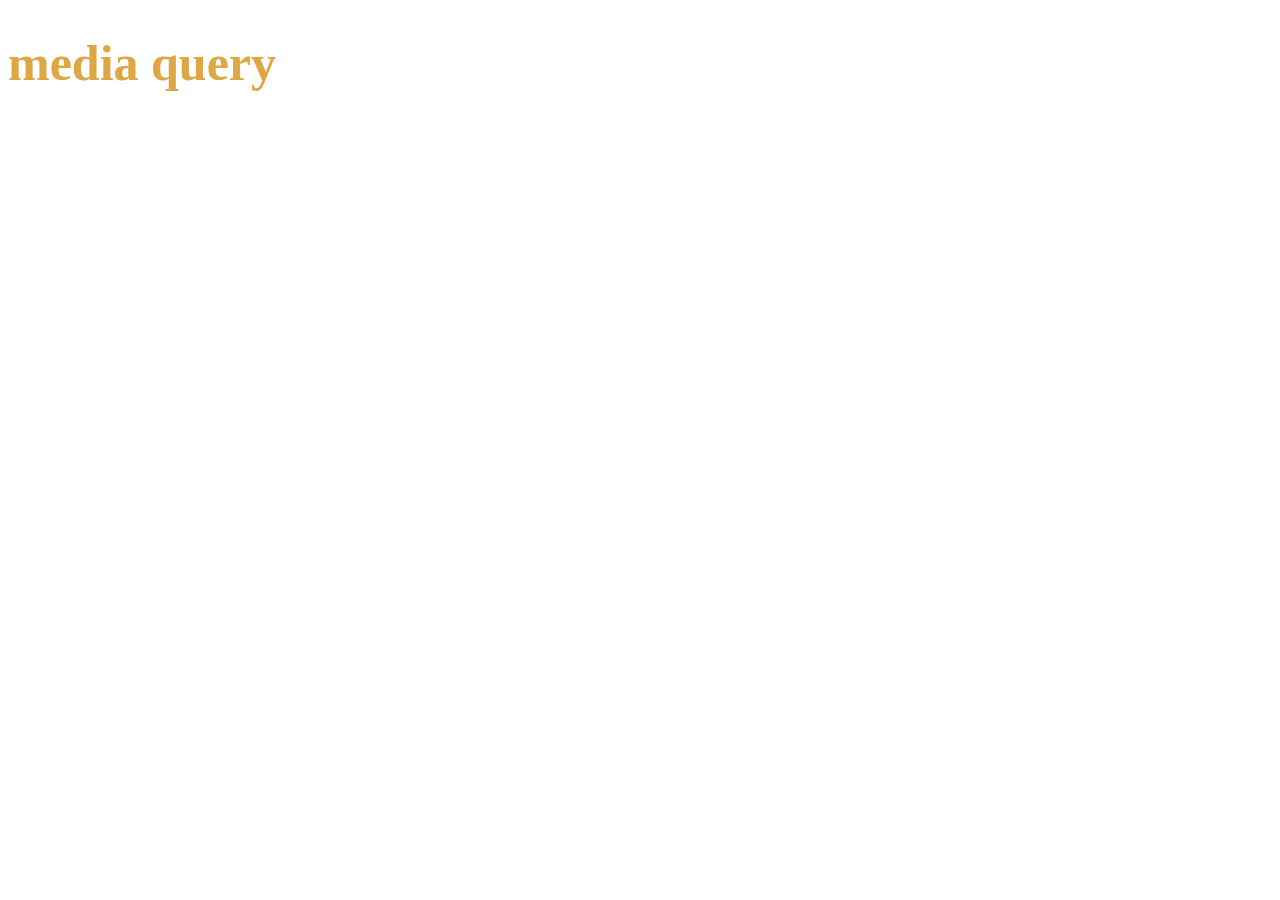
<file: index.html>
<!DOCTYPE html>
<html lang="en">
<head>
    <meta charset="UTF-8">
    <meta name="viewport" content="width=device-width, initial-scale=1.0">
    <link rel="stylesheet" href="layout.css">
    <title>Document</title>
</head>
<body>
    <h1>media query</h1>
</body>
</html>
</file>
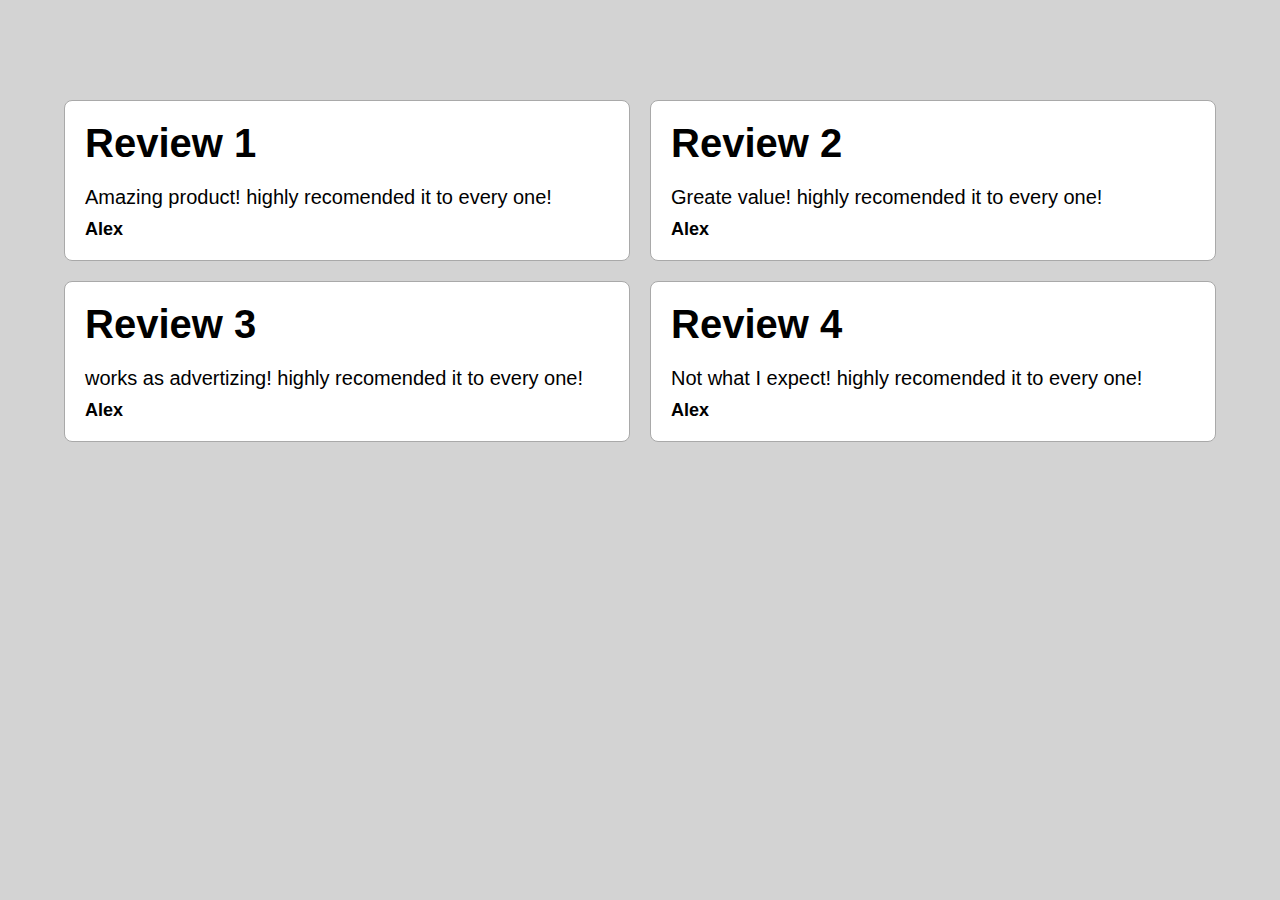
<file: index1.html>
<!DOCTYPE html>
<html lang="en">

<head>
    <meta charset="UTF-8">
    <meta name="viewport" content="width=device-width, initial-scale=1.0">
    <link rel="stylesheet" href="layout2.css">
    <title>Document</title>
</head>

<body>
    <div class="main-container">
        <div class="reviews-grid">
            <div class="review-card">
                <h3 class="review-heading">Review 1</h3>
                <p class="review-text">Amazing product! highly recomended it to every one!</p>
                <p class="review-person">Alex</p>
            </div>

            <div class="review-card">
                <h3 class="review-heading">Review 2</h3>
                <p class="review-text">Greate value! highly recomended it to every one!</p>
                <p class="review-person">Alex</p>
            </div>

            <div class="review-card">
                <h3 class="review-heading">Review 3</h3>
                <p class="review-text">works as advertizing! highly recomended it to every one!</p>
                <p class="review-person">Alex</p>
            </div>

            <div class="review-card">
                <h3 class="review-heading">Review 4</h3>
                <p class="review-text">Not what I expect! highly recomended it to every one!</p>
                <p class="review-person">Alex</p>
            </div>
        </div>
    </div>
</body>

</html>
</file>
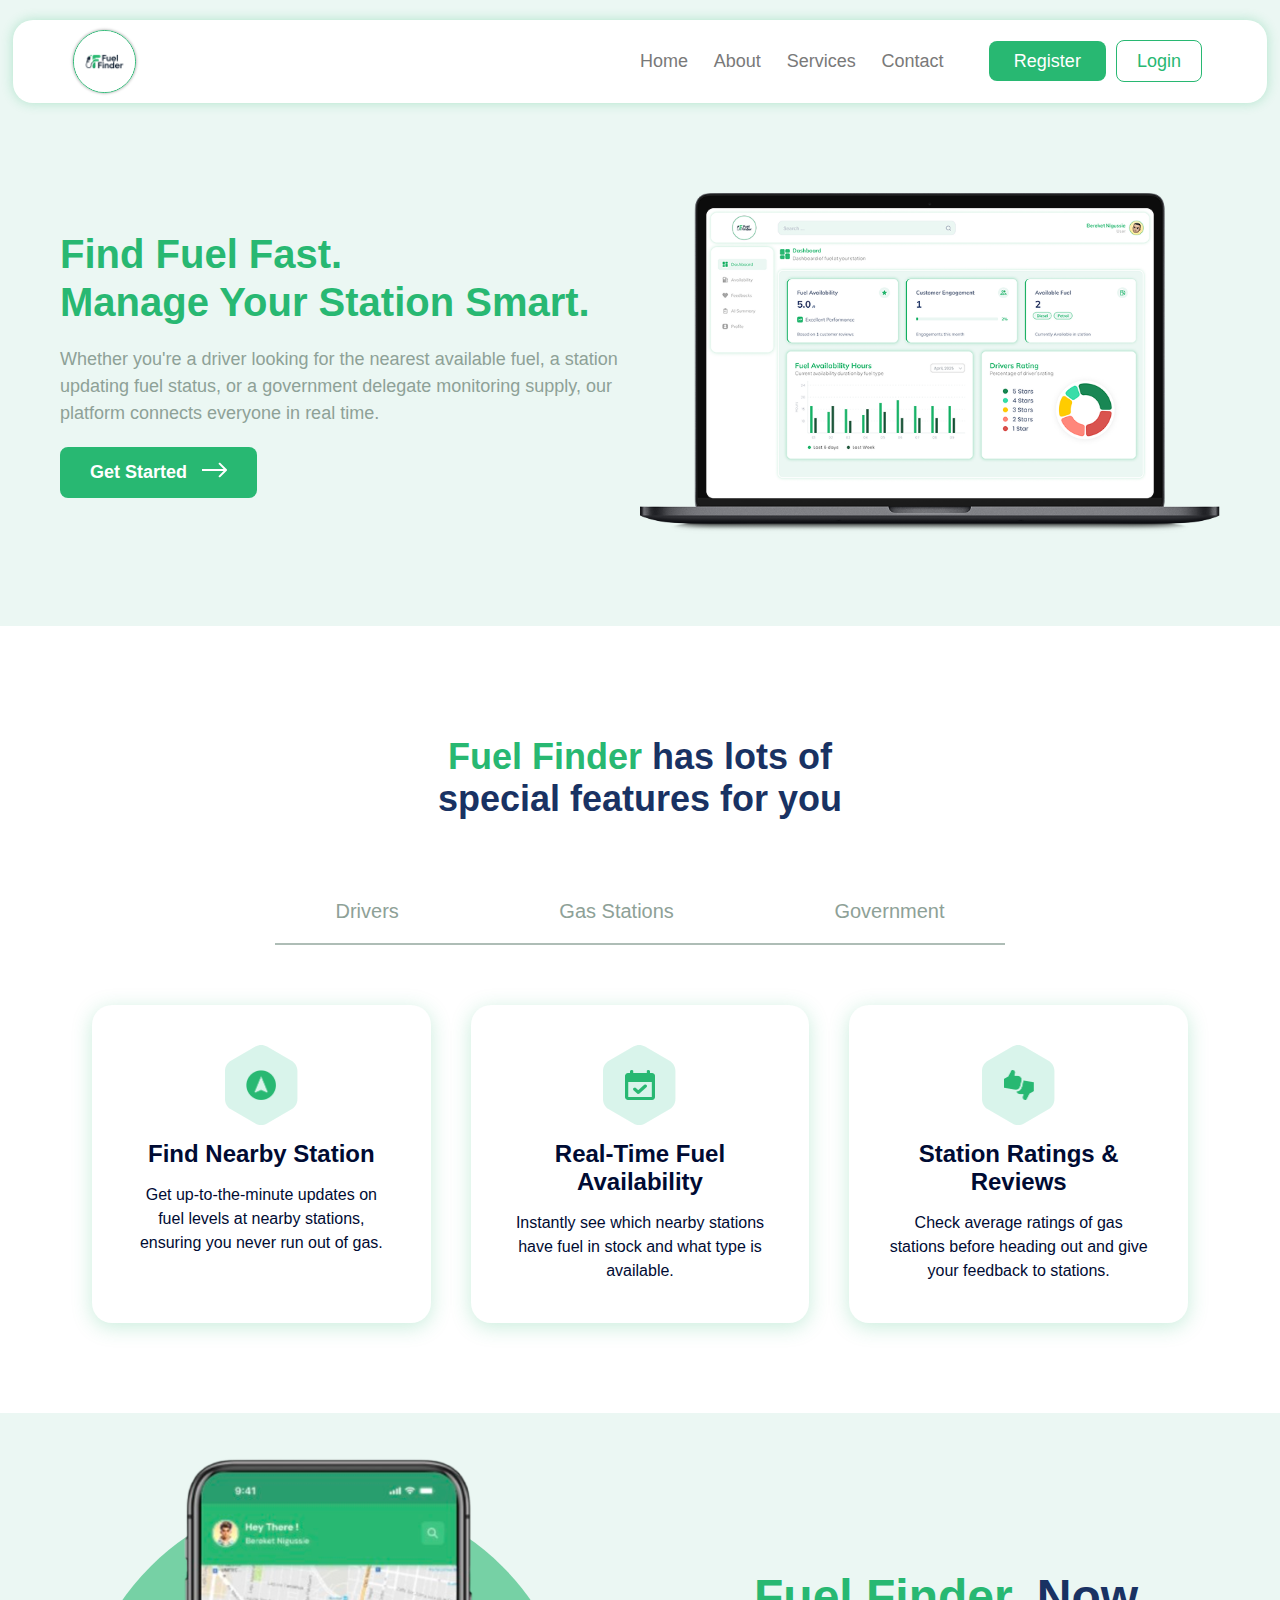
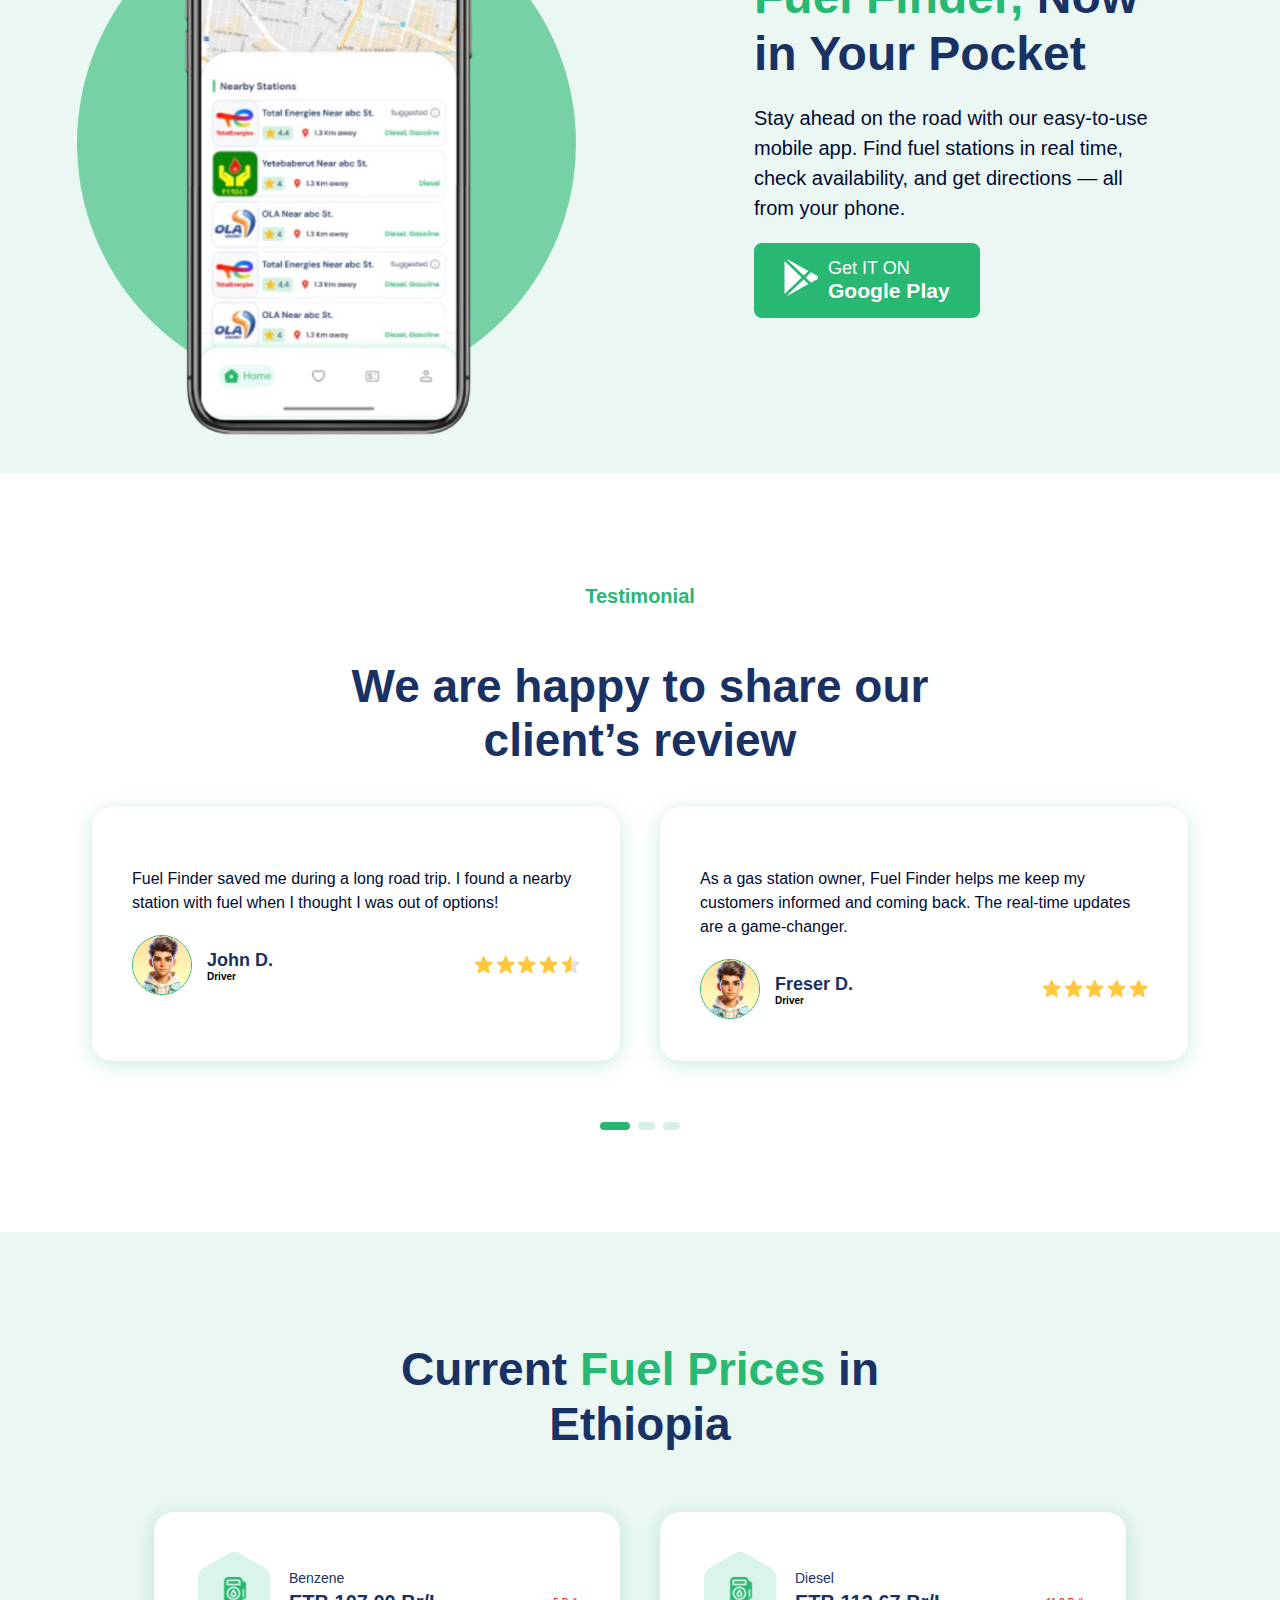
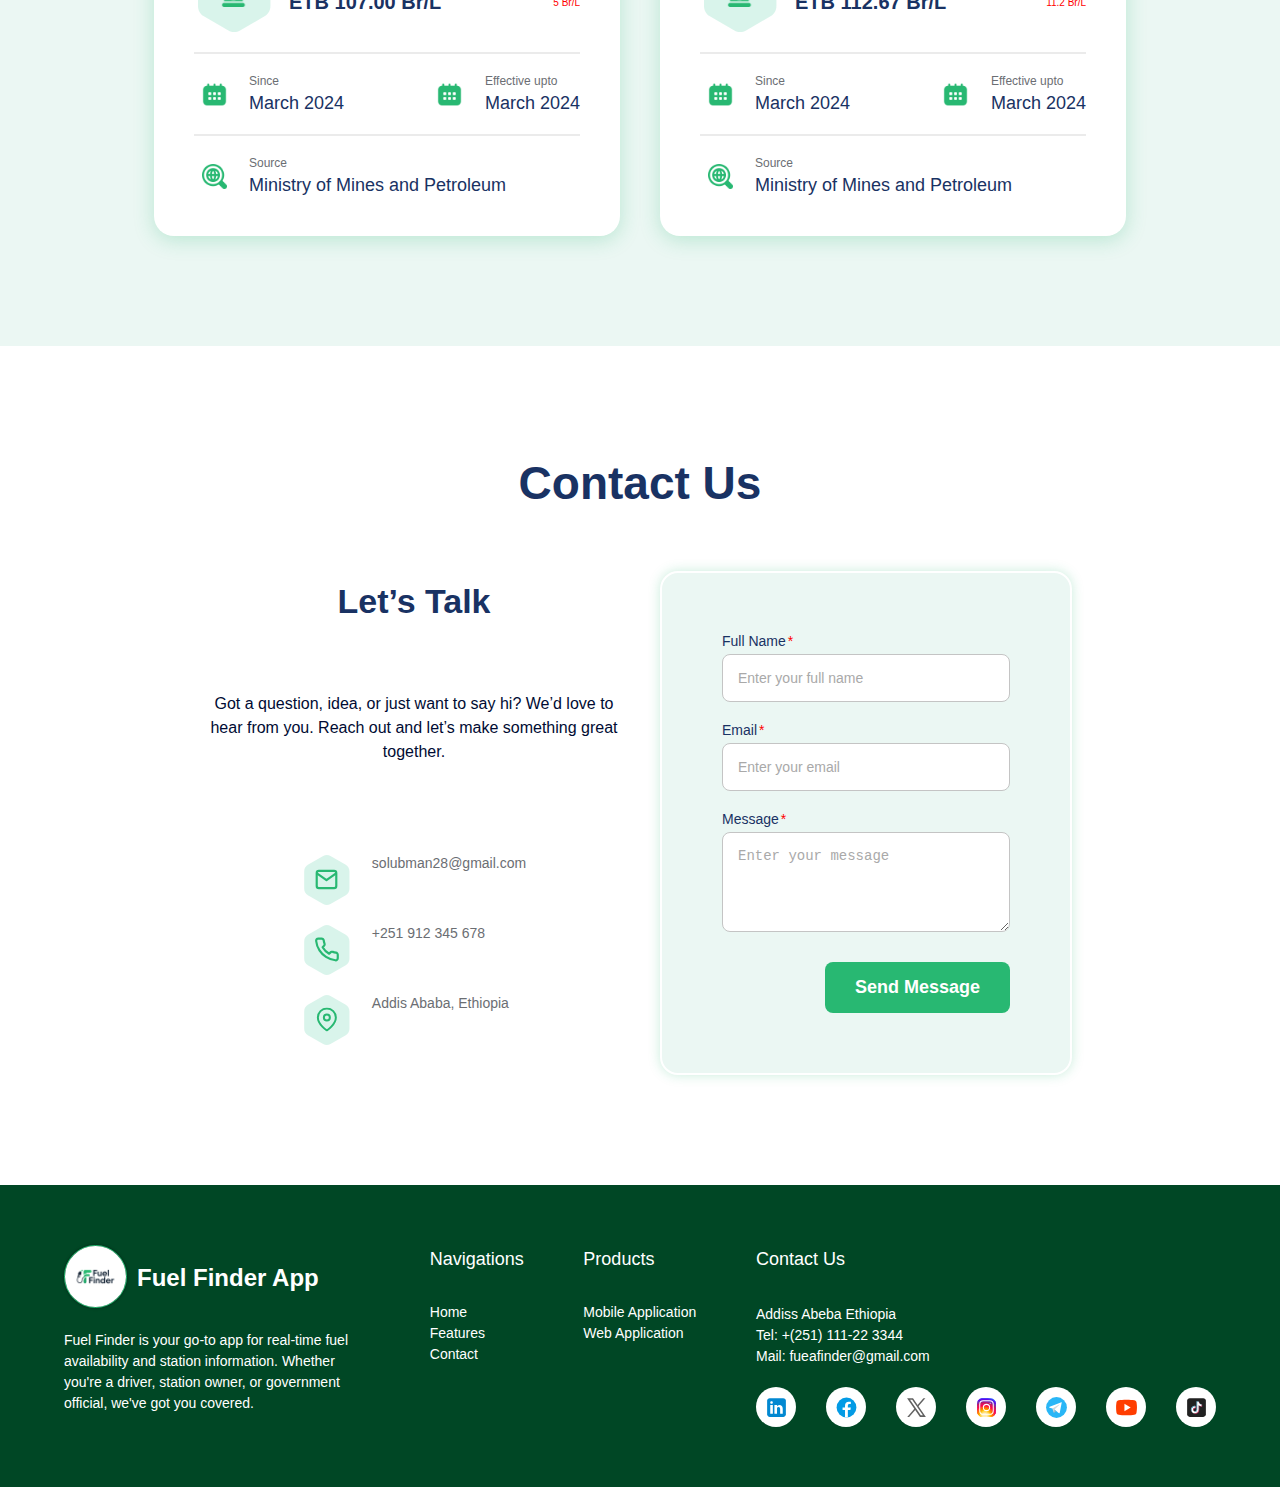
<file: fuelfinder/landing.html>
<!DOCTYPE html>
<html lang="en">

<head>
    <meta charset="UTF-8">
    <meta name="viewport" content="width=device-width, initial-scale=1.0">
    <link rel="stylesheet" href="./styles/landing.css">
    <title>landing-page</title>
</head>

<body>
    <header class="header">
        <div class="container">
            <!-- Left: Logo -->
            <div class="logo">
                <img src="images/logo.png" alt="Logo">
            </div>

            <!-- Right: Navigation Links -->
            <nav class="nav">
                <ul class="nav__list">
                    <li><a href="#home" class="nav__link">Home</a></li>
                    <li><a href="#about" class="nav__link">About</a></li>
                    <li><a href="#services" class="nav__link">Services</a></li>
                    <li><a href="#contact" class="nav__link">Contact</a></li>
                </ul>
                <ul class="nav__list--right">
                    <li><a href="#signup" class="nav__link nav__link-register-button">Register</a></li>
                    <li><a href="#login" class="nav__link nav__link-login-button">Login</a></li>
                </ul>
            </nav>
        </div>
    </header>
    <section class="hero">
        <div class="container hero__container">
            <div class="hero__left">
                <h1 class="hero__title">Find Fuel Fast.<br>
                    Manage Your Station Smart.</h1>
                <p class="hero__subtitle">Whether you're a driver looking for the nearest available fuel,
                    a station updating fuel status, or a government delegate monitoring supply,
                    our platform connects everyone in real time.</p>
                <a href="#get-started" class="hero__cta-button">Get Started <span><svg width="25" height="16"
                            viewBox="0 0 25 16" fill="none" xmlns="http://www.w3.org/2000/svg">
                            <path
                                d="M24.7071 8.7071C25.0976 8.31658 25.0976 7.68342 24.7071 7.29289L18.3431 0.928931C17.9526 0.538406 17.3195 0.538406 16.9289 0.928931C16.5384 1.31946 16.5384 1.95262 16.9289 2.34314L22.5858 8L16.9289 13.6569C16.5384 14.0474 16.5384 14.6805 16.9289 15.0711C17.3195 15.4616 17.9526 15.4616 18.3431 15.0711L24.7071 8.7071ZM0 8L8.74228e-08 9L24 9L24 8L24 7L-8.74228e-08 7L0 8Z"
                                fill="white" />
                        </svg>
                    </span></a>
            </div>
            <div class="hero__right">
                <img src="images/pcc.png" alt="Hero Image" class="hero__image">
            </div>
        </div>
    </section>
    <section class="features">
        <div class="container features__container">
            <div class="features__header">
                <h2 class="features__title"><span>Fuel Finder</span> has lots of special features for you</h2>
                <ul class="features__list">
                    <li class="driver">Drivers</li>
                    <li class="gas-station">Gas Stations</li>
                    <li class="government">Government</li>
                </ul>
                <hr>
            </div>
            <div class="features__content">
                <div class="feature">
                    <div class="feature__icon">
                        <img src="images/features/nearby.png" alt="Feature 1" class="feature__image" />
                    </div>
                    <h3 class="feature__title">Find Nearby Station</h3>
                    <p class="feature__description">Get up-to-the-minute updates on fuel levels at nearby stations,
                        ensuring you never run out of gas.</p>
                </div>
                <div class="feature">
                    <div class="feature__icon">
                        <img src="images/features/calander.png" alt="Feature 2" class="feature__image">
                    </div>
                    <h3 class="feature__title">Real-Time Fuel Availability</h3>
                    <p class="feature__description">Instantly see which nearby stations have fuel in stock and what type
                        is available.</p>

                </div>
                <div class="feature">
                    <div class="feature__icon">
                        <img src="images/features/rates.png" alt="Feature 3" class="feature__image">
                    </div>
                    <h3 class="feature__title">Station Ratings & Reviews</h3>
                    <p class="feature__description">Check average ratings of gas stations before heading out and give
                        your feedback to stations.</p>
                </div>
            </div>
        </div>
    </section>
    <section class="advertisement">
        <div class="container advertisement__container">
            <div class="advertisement__icon">
                <img src="images/mobile.png" alt="Advertisement" class="advertisement__image">
            </div>

            <div class="advertisement__text">
                <h2 class="advertisement__title"><span>Fuel Finder,</span> Now in Your Pocket</h2>
                <p class="advertisement__subtitle">Stay ahead on the road with our easy-to-use mobile app. Find fuel
                    stations in real time, check availability, and get directions — all from your phone.</p>

                <a href="#appstore" class="advertisement__button advertisement__button-appstore">
                    <div class="advertisement__button-icon">
                        <svg width="34" height="37" viewBox="0 0 34 37" fill="none" xmlns="http://www.w3.org/2000/svg">
                            <path
                                d="M0.510742 2.68264V34.3153C0.510954 34.3839 0.531423 34.4509 0.569583 34.508C0.607742 34.565 0.661894 34.6095 0.725247 34.6359C0.788599 34.6623 0.858333 34.6694 0.925704 34.6563C0.993075 34.6432 1.05508 34.6105 1.10395 34.5624L17.5746 18.4998L1.10395 2.43554C1.05508 2.38735 0.993075 2.35467 0.925704 2.34159C0.858333 2.3285 0.788599 2.3356 0.725247 2.36199C0.661894 2.38838 0.607742 2.43289 0.569583 2.48993C0.531423 2.54697 0.510954 2.61401 0.510742 2.68264ZM24.4807 11.8996L3.82854 0.52148L3.81567 0.514236C3.4599 0.32106 3.12184 0.802391 3.41322 1.0825L19.6022 16.5624L24.4807 11.8996ZM3.41483 35.917C3.12184 36.1971 3.4599 36.6784 3.81728 36.4853L3.83015 36.478L24.4807 25.0999L19.6022 20.4355L3.41483 35.917ZM32.8179 16.4875L27.0507 13.3114L21.6281 18.4998L27.0507 23.6857L32.8179 20.512C34.3866 19.6451 34.3866 17.3544 32.8179 16.4875Z"
                                fill="white" />
                        </svg>
                    </div>
                    <div class="advertisement__button-text">
                        <p class="advertisement__button-subtitle">Get IT ON</p>
                        <h3 class="advertisement__button-title">Google Play</h3>
                    </div>
                </a>
            </div>
        </div>
    </section>
    <section class="testimonial">
        <div class="container testimonial__container">
            <h1 class="testimonial__header">Testimonial</h1>
            <h2 class="testimonial__title">We are happy to share our client’s review</h2>
            <div class="testimonial__content">
                <div class="testimonial__card">
                    <p class="testimonial__quote">Fuel Finder saved me during a long road trip. I found a nearby station
                        with fuel when I thought I was out of options!</p>
                    <div class="testimonial__user">
                        <div class="testimonial__user_info">
                            <div class="testimonial__image-container">
                                <img src="images/testimonial/user1.jpg" alt="" class="testimonial__user_image">
                            </div>
                            <div class="testimonial__author-details">
                                <h3 class="testimonial__author"> John D.</h3>
                                <h4>Driver</h4>
                            </div>

                        </div>
                        <div class="testimonial__user_rating" data-rating="4.5">
                            <div class="testimonial__stars"></div>
                        </div>


                    </div>
                </div>
                <div class="testimonial__card">
                    <p class="testimonial__quote">As a gas station owner, Fuel Finder helps me keep my customers
                        informed
                        and coming back. The real-time updates are a game-changer.</p>

                    <div class="testimonial__user">
                        <div class="testimonial__user_info">
                            <div class="testimonial__image-container">
                                <img src="images/testimonial/user1.jpg" alt="" class="testimonial__user_image">
                            </div>
                            <div class="testimonial__author-details">
                                <h3 class="testimonial__author"> Freser D.</h3>
                                <h4>Driver</h4>
                            </div>

                        </div>
                        <div class="testimonial__user_rating" data-rating="5.0">
                            <div class="testimonial__stars"></div>
                        </div>

                    </div>
                </div>
            </div>
            <div class="testimonial__indicators">
                <span class="indicator active" data-index="0"></span>
                <span class="indicator" data-index="1"></span>
                <span class="indicator" data-index="1"></span>
            </div>
        </div>
    </section>
    <section class="fuel__price">
        <div class="container fuel__price-container">
            <p class="fuel__price-title">Current <span>Fuel Prices</span> in Ethiopia</p>
            <div class="fuel__price-cards">
                <div class="fuel__price-card">
                    <div class="fuel__price-row-container">
                        <div class="fuel__price-row-1">
                            <div class="fuel__price-row-1-left">
                                <div class="fuel__icon">
                                    <img src="images/prices/fuel.png" alt="Gasoline" class="fuel__image">
                                </div>
                                <div class="fuel__info">
                                    <h3 class="fuel__type">Benzene</h3>
                                    <p class="fuel__price-amount">ETB 107.00 Br/L</p>
                                </div>
                            </div>
                            <div class="fuel__price-row-1-right">
                                <div class="fuel__price-discount">
                                    <p class="fuel__discount-text">5 Br/L</p>
                                </div>
                            </div>

                        </div>
                        <hr>
                        <div class="fuel__price-row-2">
                            <div class="fuel__price-schedule-left">
                                <div class="schedule__icon">
                                    <img src="images/prices/calander.png" alt="Gasoline" class="calander__image">
                                </div>
                                <div class="schedule__info">
                                    <h3 class="schedule__from">Since</h3>
                                    <p class="schedule__date">March 2024</p>
                                </div>
                            </div>
                            <div class="fuel__price-schedule-right">
                                <div class="schedule__icon">
                                    <img src="images/prices/calander.png" alt="calander" class="calander__image">
                                </div>
                                <div class="schedule__info">
                                    <h3 class="schedule__to">Effective upto</h3>
                                    <p class="schedule__date">March 2024</p>
                                </div>
                            </div>
                        </div>
                        <hr>
                        <div class="fuel__price-row-3">
                            <div class="fuel__price-source">
                                <div class="source__icon">
                                    <img src="images/prices/source.png" alt="Gasoline" class="fuel__image">
                                </div>
                                <div class="source__info">
                                    <h3 class="source">Source</h3>
                                    <p class="source__name">Ministry of Mines and Petroleum</p>
                                </div>
                            </div>
                        </div>
                    </div>
                </div>
                <div class="fuel__price-card">
                    <div class="fuel__price-row-container">
                        <div class="fuel__price-row-1">
                            <div class="fuel__price-row-1-left">
                                <div class="fuel__icon">
                                    <img src="images/prices/fuel.png" alt="Gasoline" class="fuel__image">
                                </div>
                                <div class="fuel__info">
                                    <h3 class="fuel__type">Diesel</h3>
                                    <p class="fuel__price-amount">ETB 112.67 Br/L</p>
                                </div>
                            </div>
                            <div class="fuel__price-row-1-right">

                                <p class="fuel__discount-text">11.2 Br/L</p>

                            </div>

                        </div>
                        <hr>
                        <div class="fuel__price-row-2">
                            <div class="fuel__price-schedule-left">
                                <div class="schedule__icon">
                                    <img src="images/prices/calander.png" alt="Gasoline" class="calander__image">
                                </div>
                                <div class="schedule__info">
                                    <h3 class="schedule__from">Since</h3>
                                    <p class="schedule__date">March 2024</p>
                                </div>
                            </div>
                            <div class="fuel__price-schedule-right">
                                <div class="schedule__icon">
                                    <img src="images/prices/calander.png" alt="calander" class="calander__image">
                                </div>
                                <div class="schedule__info">
                                    <h3 class="schedule__to">Effective upto</h3>
                                    <p class="schedule__date">March 2024</p>
                                </div>
                            </div>
                        </div>
                        <hr>
                        <div class="fuel__price-row-3">
                            <div class="fuel__price-source">
                                <div class="source__icon">
                                    <img src="images/prices/source.png" alt="Gasoline" class="fuel__image">
                                </div>
                                <div class="source__info">
                                    <h3 class="source">Source</h3>
                                    <p class="source__name">Ministry of Mines and Petroleum</p>
                                </div>
                            </div>
                        </div>
                    </div>
                </div>
            </div>
        </div>
    </section>
    <section class="contact">
        <h1 class="contact__us"> Contact Us</h1>
        <div class="container contact__container">
            <div class="contact__left">
                <h2 class="contact__title">Let’s Talk</h2>
                <p class="contact__subtitle">Got a question, idea, or just want to say hi?
                    We’d love to hear from you. Reach out and let’s make something great together.</p>
                <div class="contacts">
                    <div class="contact__item">
                        <div class="contact__icon">
                            <img src="images/contacts/email.svg" alt="Email" class="contact__image">
                        </div>

                        <div class="contact__info">

                            <p class="contact__info-detail">solubman28@gmail.com</p>
                        </div>
                    </div>
                    <div class="contact__item">
                        <div class="contact__icon">
                            <img src="images/contacts/phone.svg" alt="Email" class="contact__image">
                        </div>
                        <div class="contact__info">
                            <p class="contact__info-detail">+251 912 345 678</p>
                        </div>
                    </div>
                    <div class="contact__item">
                        <div class="contact__icon">
                            <img src="images/contacts/location.svg" alt="Email" class="contact__image">
                        </div>
                        <div class="contact__info">
                            <p class="contact__info-detail">Addis Ababa, Ethiopia</p>
                        </div>
                    </div>
                </div>
            </div>
            <div class="contact__right">
                <form action="#" class="contact__form">
                    <div class="form__group">
                        <label class="form__label">Full Name<span>*</span> </label><input type="text"
                            class="contact__input" placeholder="Enter your full name" required>
                    </div>
                    <div class="form__group">
                        <label class="form__label">Email<span>*</span></label><input type="email" class="contact__input"
                            placeholder="Enter your email" required>
                    </div>
                    <div class="form__group">
                        <label class="form__label">Message<span>*</span></label>
                        <textarea class="contact__textarea" rows="4" placeholder="Enter your message"
                            required></textarea>
                    </div>
                    <div class="submit__form">
                        <button type="submit" class="submit__button">Send Message</button>
                    </div>

                </form>
            </div>
        </div>
    </section>
    <footer class="footer">
        <div class="container footer__container">
            <div class="footer__section">
                <div class="footer__left">
                    <div class="footer__app-name">
                       <div class="footer__logo">
                        <img src="images/logo.png" alt="Logo" class="footer__image">
                    </div>
                    <p class="app-name">Fuel Finder App</p>
                    </div>
                    <p class="footer__description">Fuel Finder is your go-to app for real-time fuel availability and
                        station information. Whether you're a driver, station owner, or government official, we've got
                        you
                        covered.</p>
                    <!-- <p class="footer__copyright">© 2024 Fuel Finder. All rights reserved.</p> -->
                </div>
                <div class="footer__middle">
                    <div class="footer__links">
                        <h3 class="footer__links-title">Navigations</h3>
                        <ul class="footer__links-list">
                            <li><a href="#home" class="footer__link">Home</a></li>
                            <li><a href="#features" class="footer__link">Features</a></li>
                            <li><a href="#contact" class="footer__link">Contact</a></li>
                        </ul>
                    </div>
                    <div class="footer__products">
                        <h3 class="footer__product-title">Products</h3>
                        <ul class="footer__product-list">
                            <li><a href="#mobilw" class="footer__product">Mobile Application</a></li>
                            <li><a href="#web" class="footer__product">Web Application</a></li>

                        </ul>
                    </div>
                </div>
                <div class="footer__right">
                    <div class="footer__social">
                        <h3 class="footer__social-title">Contact Us</h3>
                        <div class="footer__contact">
                            <p class="address">Addiss Abeba Ethiopia</p>
                            <p class="phone">Tel: +(251) 111-22 3344</p>
                            <p class="email">Mail: fueafinder@gmail.com</p>
                        </div>
                        <div class="footer__social-icons">
                            <a href="#" class="footer__social-link">
                                <img src="images/social/icons8-linkedin.svg" alt="LinkedIn" class="footer__social-image">
                            </a>
                            <a href="#" class="footer__social-link">
                                <img src="images/social/icons8-facebook.svg" alt="Facebook" class="footer__social-image">
                            </a>
                            <a href="#" class="footer__social-link">
                                <img src="images/social/icons8-x.svg" alt="Twitter" class="footer__social-image">
                            </a>
                            <a href="#" class="footer__social-link">
                                <img src="images/social/icons8-instagram.svg" alt="Instagram" class="footer__social-image">
                            </a>
                            <a href="#" class="footer__social-link">
                                <img src="images/social/icons8-telegram-app.svg" alt="telegram" class="footer__social-image">
                            </a>
                            <a href="#" class="footer__social-link">
                                <img src="images/social/icons8-youtube.svg" alt="youtube" class="footer__social-image">
                            </a>
                            <a href="#" class="footer__social-link">
                                <img src="images/social/icons8-tiktok.svg" alt="tiktok" class="footer__social-image">
                            </a>
                        </div>
                    </div>
                </div>
            </div>
        </div>

    </footer>

    <script src="script/landing.js"></script>
</body>

</html>
</file>
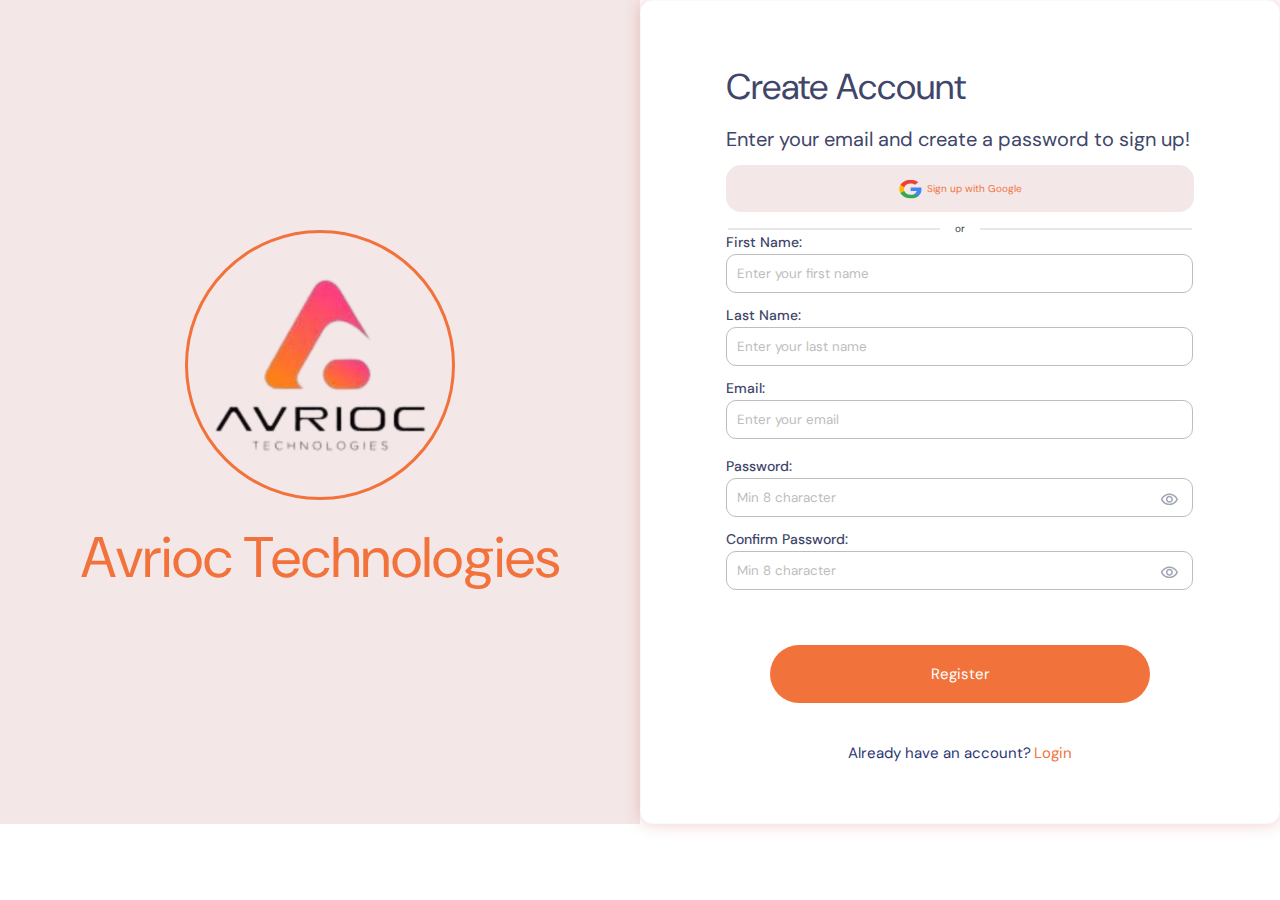
<file: week1/forms.html>
<!DOCTYPE html>
<html lang="en">

<head>
    <meta charset="UTF-8">
    <meta name="viewport" content="width=device-width, initial-scale=1.0">
    <title>forms</title>
    <link rel="stylesheet" href="forms.css">
    <link rel="stylesheet" href="https://cdnjs.cloudflare.com/ajax/libs/font-awesome/6.0.0-beta3/css/all.min.css">
</head>

<body>
    <div class="main">
        <div class="left">
                <img src="avrioc.png" alt="">
                <p>Avrioc Technologies</p> 
        </div>
        <div class="right">
            <div class="container">
                <div class="create">Create Account</div>
                <div class="enter">Enter your email and create a password to sign up!</div>
                <div class="form-body">
                    <div class="google">
                        <svg width="23" height="20" viewBox="0 0 23 20" fill="none" xmlns="http://www.w3.org/2000/svg">
                            <g clip-path="url(#clip0_325_408)">
                                <path
                                    d="M22.5863 10.3088C22.5863 9.6883 22.5197 9.09923 22.4055 8.52588H11.6567V12.0681H17.8111C17.5353 13.2305 16.7267 14.2123 15.5282 14.8799V17.2361H19.1999C21.3497 15.5946 22.5863 13.1755 22.5863 10.3088Z"
                                    fill="#4285F4" />
                                <path
                                    d="M11.6568 19.5219C14.7388 19.5219 17.3166 18.6737 19.2 17.2363L15.5283 14.8801C14.5009 15.4456 13.1978 15.7912 11.6568 15.7912C8.67948 15.7912 6.15875 14.1339 5.25509 11.8955H1.46924V14.3224C3.34314 17.4013 7.19558 19.5219 11.6568 19.5219Z"
                                    fill="#34A853" />
                                <path
                                    d="M5.25511 11.8957C5.01731 11.3302 4.89365 10.7255 4.89365 10.0971C4.89365 9.46879 5.02682 8.86402 5.25511 8.29852V5.87158H1.46926C0.68926 7.14396 0.242188 8.57341 0.242188 10.0971C0.242188 11.6208 0.68926 13.0503 1.46926 14.3227L5.25511 11.8957Z"
                                    fill="#FBBC05" />
                                <path
                                    d="M11.6568 4.4026C13.3405 4.4026 14.8434 4.88171 16.0324 5.81635L19.2856 3.13023C17.3166 1.60652 14.7388 0.671875 11.6568 0.671875C7.19558 0.671875 3.34314 2.7925 1.46924 5.87133L5.25509 8.29827C6.15875 6.05983 8.67948 4.4026 11.6568 4.4026Z"
                                    fill="#EA4335" />
                            </g>
                            <defs>
                                <clipPath id="clip0_325_408">
                                    <rect width="22.8293" height="18.85" fill="white"
                                        transform="translate(0 0.671875)" />
                                </clipPath>
                            </defs>
                        </svg>

                        <p>Sign up with Google</p>
                    </div>
                    <div class="lines">
                        <hr><span>or</span>
                        <hr>
                    </div>
                        <div class="form-container">
                            <form id="registrationForm" class="user-form">
                                <label for="firstName">First Name:</label>
                                <input type="text" id="firstName" name="firstName" placeholder="Enter your first name"
                                    required>
                                <label for="lastName">Last Name:</label>
                                <input type="text" id="lastName" name="lastName" placeholder="Enter your last name"
                                    required>
                                <label for="email">Email:</label>
                                <input type="email" id="email" name="email" placeholder="Enter your email" required>
                                <p id="emailMessage" style="margin-bottom: 5px;"></p>
                                <label for="password">Password:</label>
                                <div class="input-wrapper">
                                    <input type="password" id="password" name="password" placeholder="Min 8 character"
                                        required>
                                    <svg id="togglePassword" class="input-icon" width="19" height="13" viewBox="0 0 19 13" fill="none"
                                        xmlns="http://www.w3.org/2000/svg">
                                        <path
                                            d="M9.42523 2.49954C12.402 2.49954 15.0567 4.17248 16.3526 6.81933C15.0567 9.46619 12.4098 11.1391 9.42523 11.1391C6.44064 11.1391 3.79379 9.46619 2.49785 6.81933C3.79379 4.17248 6.4485 2.49954 9.42523 2.49954ZM9.42523 0.928711C5.49814 0.928711 2.14441 3.37136 0.785645 6.81933C2.14441 10.2673 5.49814 12.71 9.42523 12.71C13.3523 12.71 16.706 10.2673 18.0648 6.81933C16.706 3.37136 13.3523 0.928711 9.42523 0.928711ZM9.42523 4.85579C10.5091 4.85579 11.3888 5.73546 11.3888 6.81933C11.3888 7.90321 10.5091 8.78288 9.42523 8.78288C8.34135 8.78288 7.46168 7.90321 7.46168 6.81933C7.46168 5.73546 8.34135 4.85579 9.42523 4.85579ZM9.42523 3.28496C7.47739 3.28496 5.89085 4.8715 5.89085 6.81933C5.89085 8.76717 7.47739 10.3537 9.42523 10.3537C11.3731 10.3537 12.9596 8.76717 12.9596 6.81933C12.9596 4.8715 11.3731 3.28496 9.42523 3.28496Z"
                                            fill="#A2A7B7" />
                                    </svg>
                                </div>
                                <label for="confirmPassword">Confirm Password:</label>
                                <div class="input-wrapper">
                                    <input type="password" id="confirmPassword" name="confirmPassword"
                                        placeholder="Min 8 character" required>
                                    <svg id="toggleConfirmPassword"class="input-icon" width="19" height="13" viewBox="0 0 19 13" fill="none"
                                        xmlns="http://www.w3.org/2000/svg">
                                        <path
                                            d="M9.42523 2.49954C12.402 2.49954 15.0567 4.17248 16.3526 6.81933C15.0567 9.46619 12.4098 11.1391 9.42523 11.1391C6.44064 11.1391 3.79379 9.46619 2.49785 6.81933C3.79379 4.17248 6.4485 2.49954 9.42523 2.49954ZM9.42523 0.928711C5.49814 0.928711 2.14441 3.37136 0.785645 6.81933C2.14441 10.2673 5.49814 12.71 9.42523 12.71C13.3523 12.71 16.706 10.2673 18.0648 6.81933C16.706 3.37136 13.3523 0.928711 9.42523 0.928711ZM9.42523 4.85579C10.5091 4.85579 11.3888 5.73546 11.3888 6.81933C11.3888 7.90321 10.5091 8.78288 9.42523 8.78288C8.34135 8.78288 7.46168 7.90321 7.46168 6.81933C7.46168 5.73546 8.34135 4.85579 9.42523 4.85579ZM9.42523 3.28496C7.47739 3.28496 5.89085 4.8715 5.89085 6.81933C5.89085 8.76717 7.47739 10.3537 9.42523 10.3537C11.3731 10.3537 12.9596 8.76717 12.9596 6.81933C12.9596 4.8715 11.3731 3.28496 9.42523 3.28496Z"
                                            fill="#A2A7B7" />
                                    </svg>
                                </div>
                                <button type="submit">Register</button>
                            </form>
                            <p class="account">Already have an account? <span><a href="login.html">Login</a></span></p>
                        </div>
                </div>
            </div>
        </div>
    </div>
    <script src="forms.js"></script>
</body>

</html>
</file>
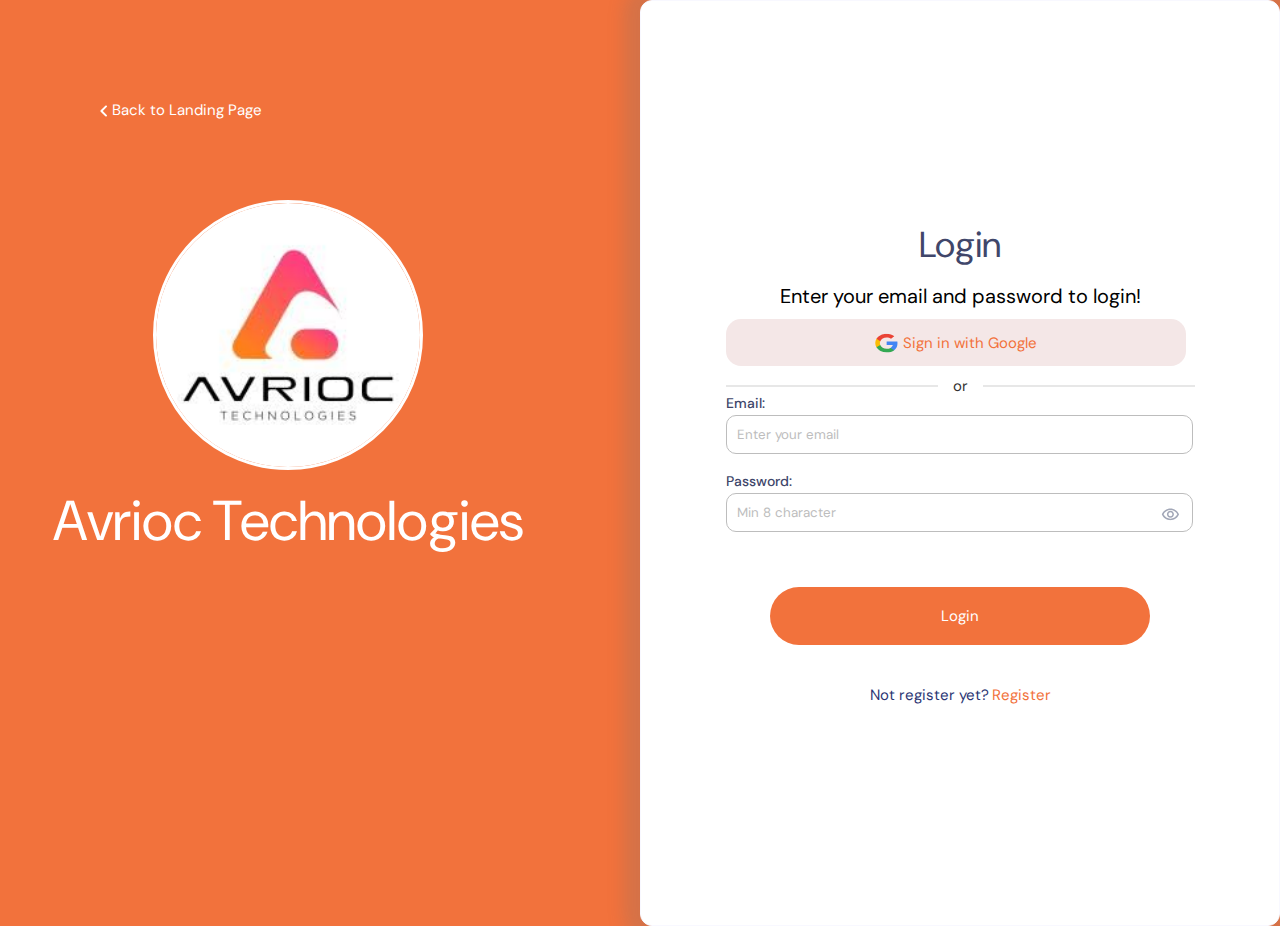
<file: week1/login.html>
<!DOCTYPE html>
<html lang="en">

<head>
    <meta charset="UTF-8">
    <meta name="viewport" content="width=device-width, initial-scale=1.0">
    <title>login</title>
    <link rel="stylesheet" href="login.css">
    <link rel="stylesheet" href="https://cdnjs.cloudflare.com/ajax/libs/font-awesome/6.0.0-beta3/css/all.min.css">
</head>

<body>
    <div class="main">
        <div class="left">
            <div class="back">
                <svg width="7" height="12" viewBox="0 0 7 12" fill="none" xmlns="http://www.w3.org/2000/svg">
                    <path
                        d="M6.70994 2.11973L2.82994 5.99973L6.70994 9.87973C7.09994 10.2697 7.09994 10.8997 6.70994 11.2897C6.31994 11.6797 5.68994 11.6797 5.29994 11.2897L0.709941 6.69973C0.319941 6.30973 0.319941 5.67973 0.709941 5.28973L5.29994 0.699726C5.68994 0.309727 6.31994 0.309727 6.70994 0.699727C7.08994 1.08973 7.09994 1.72973 6.70994 2.11973Z"
                        fill="white" />
                </svg>

                <p>Back to Landing Page</p>
            </div>

            <div class="left-center">
                <img src="avrioc1.jpeg" alt="">
                <p>Avrioc Technologies</p>
            </div>
        </div>
        <div class="right">
            <div class="container">
                <p class="login">Login</p>
                <p class="enter">Enter your email and password to login!</p>
                <div class="form-body">
                    <div class="google">
                        <svg width="23" height="20" viewBox="0 0 23 20" fill="none" xmlns="http://www.w3.org/2000/svg">
                            <g clip-path="url(#clip0_325_408)">
                                <path
                                    d="M22.5863 10.3088C22.5863 9.6883 22.5197 9.09923 22.4055 8.52588H11.6567V12.0681H17.8111C17.5353 13.2305 16.7267 14.2123 15.5282 14.8799V17.2361H19.1999C21.3497 15.5946 22.5863 13.1755 22.5863 10.3088Z"
                                    fill="#4285F4" />
                                <path
                                    d="M11.6568 19.5219C14.7388 19.5219 17.3166 18.6737 19.2 17.2363L15.5283 14.8801C14.5009 15.4456 13.1978 15.7912 11.6568 15.7912C8.67948 15.7912 6.15875 14.1339 5.25509 11.8955H1.46924V14.3224C3.34314 17.4013 7.19558 19.5219 11.6568 19.5219Z"
                                    fill="#34A853" />
                                <path
                                    d="M5.25511 11.8957C5.01731 11.3302 4.89365 10.7255 4.89365 10.0971C4.89365 9.46879 5.02682 8.86402 5.25511 8.29852V5.87158H1.46926C0.68926 7.14396 0.242188 8.57341 0.242188 10.0971C0.242188 11.6208 0.68926 13.0503 1.46926 14.3227L5.25511 11.8957Z"
                                    fill="#FBBC05" />
                                <path
                                    d="M11.6568 4.4026C13.3405 4.4026 14.8434 4.88171 16.0324 5.81635L19.2856 3.13023C17.3166 1.60652 14.7388 0.671875 11.6568 0.671875C7.19558 0.671875 3.34314 2.7925 1.46924 5.87133L5.25509 8.29827C6.15875 6.05983 8.67948 4.4026 11.6568 4.4026Z"
                                    fill="#EA4335" />
                            </g>
                            <defs>
                                <clipPath id="clip0_325_408">
                                    <rect width="22.8293" height="18.85" fill="white"
                                        transform="translate(0 0.671875)" />
                                </clipPath>
                            </defs>
                        </svg>

                        <p>Sign in with Google</p>
                    </div>
                    <div class="lines">
                        <hr>
                        <span>or</span>
                        <hr>
                    </div>
                        <div class="form-container">
                            <form id="loginForm" class="login-form">
                                <label for="email">Email:</label>
                                <input type="email" id="email" name="email" placeholder="Enter your email" required>
                                <p id="emailMessage" style="margin-bottom: 5px;"></p>
                                <label for="password">Password:</label>
                                <div class="input-wrapper">
                                    <input type="password" id="password" name="password" placeholder="Min 8 character"
                                        required>
                                    <svg id="togglePassword" class="input-icon" width="19" height="13" viewBox="0 0 19 13" fill="none"
                                        xmlns="http://www.w3.org/2000/svg">
                                        <path
                                            d="M9.42523 2.49954C12.402 2.49954 15.0567 4.17248 16.3526 6.81933C15.0567 9.46619 12.4098 11.1391 9.42523 11.1391C6.44064 11.1391 3.79379 9.46619 2.49785 6.81933C3.79379 4.17248 6.4485 2.49954 9.42523 2.49954ZM9.42523 0.928711C5.49814 0.928711 2.14441 3.37136 0.785645 6.81933C2.14441 10.2673 5.49814 12.71 9.42523 12.71C13.3523 12.71 16.706 10.2673 18.0648 6.81933C16.706 3.37136 13.3523 0.928711 9.42523 0.928711ZM9.42523 4.85579C10.5091 4.85579 11.3888 5.73546 11.3888 6.81933C11.3888 7.90321 10.5091 8.78288 9.42523 8.78288C8.34135 8.78288 7.46168 7.90321 7.46168 6.81933C7.46168 5.73546 8.34135 4.85579 9.42523 4.85579ZM9.42523 3.28496C7.47739 3.28496 5.89085 4.8715 5.89085 6.81933C5.89085 8.76717 7.47739 10.3537 9.42523 10.3537C11.3731 10.3537 12.9596 8.76717 12.9596 6.81933C12.9596 4.8715 11.3731 3.28496 9.42523 3.28496Z"
                                            fill="#A2A7B7" />
                                    </svg>
                                </div>
                                <button type="submit">Login</button>
                            </form>
                            <p class="account">Not register yet? <span><a href="forms.html">Register</a></span></p>
                        </div>
                </div>
            </div>
        </div>
    </div>
    <script src="forms.js"></script>
</body>

</html>
</file>
<file: layout.css>
h1{
    font-size: 80px;
    color: rgb(74, 166, 246);
}
@media(max-width: 1500px){
    h1{
    font-size: 50px;
    color: rgb(221, 167, 67);
    }
}
@media(max-width: 1000px){
    h1{
    font-size: 40px;
    color: rgb(104, 252, 109);
    }
}
@media(max-width:200px){
    h1{
        font-size: 20px;
        color: #440202;
    }
}
</file>
<file: layout2.css>
*{
    padding: 0;
    margin: 0;
    box-sizing: border-box;
}
html{
    font-size: 62.5%;
    /* 1 rem =10 px */
}
body{
    font-family: Arial, Helvetica, sans-serif;
    background-color: lightgray;
}
.main-container{
    max-width: 120rem;
    margin: 0 auto;
    width:90%
}

.reviews-grid{
    display: grid;
    grid-template-columns: 1fr 1fr;
    max-width: 120rem;
    margin :10rem auto;
    gap: 2rem;
}
.review-card{
    background-color: white;
    padding: 2rem;
    border: 1px solid darkgray;
    border-radius: 8px;
}
.review-heading{
    font-size: 4rem;
    font-weight:700;
    margin-bottom: 2rem;
}
.review-text{
    font-size:  2rem;
    margin-bottom: 1rem
}
.review-person{
    font-size: 1.8rem;
    font-weight: 700;
}

@media(max-width:62.5rem){
    html{
        font-size: 50%;
        /* 50% * 16px = 8px */
    }
    /* .review-card{
    padding: 15px;
    }

    .review-heading{
        font-size: 30px;
        margin-bottom: 15px;
    }
    .review-text{
        font-size: 16px;
        margin-bottom: 8px;
    }
    .review-person{
        font-size: 14px;
    } */
}

@media(max-width:500px){
    html{
        font-size: 37.5%;
        /* 37.5% *16 = 6px */
    }
    /* .review-card{
        padding: 10px;
    }

    .review-heading{
        font-size: 20px;
        margin-bottom: 10px;
    }
    .review-text{
        font-size: 14px;
        margin-bottom: 5px;
    }
    .review-person{
        font-size: 12px;
    } */
     .reviews-grid{
        grid-template-columns: 1fr;
    }
}
</file>
<file: fuelfinder/styles/landing.css>
*{
    margin: 0;
    padding: 0;
    box-sizing: border-box;
}
html{
    font-size: 62.5%;
}
body{
    background-color:  #EBF7F3;
    font-family: 'Mulish', sans-serif;
}
ul {
  list-style: none;
}
header {
  background-color: #ffffff;
  box-shadow: 0px 0px 12px 0px #28B8724D;
  border-radius: 20px;
  width: 98%;
  margin: 2rem auto ;
}

header .container {
  margin: 0 auto;
  padding: 1rem 2rem;
  display: grid;
  align-items: center;
  justify-content: space-between;
  grid-template-columns:  1fr 1fr;

}

/* 4️⃣ Logo styling */
header .container .logo {
  display: flex;
  align-items: center;
  margin-left: 4rem;
}

.logo img {
  height: 6.3rem;
  width: 6.3rem;
  box-shadow: 0px 0px 2.5px 0.83px #00000040;
  border-radius: 39.96px;
  border: 0.73px solid #28B872
}
/* 5️⃣ Navigation styling */
.nav{
    display: grid;
    grid-template-columns: 1fr 1fr;
    font-size: 1.8rem;
    font-weight: 400;
}
.nav__list {
  list-style: none;
  display: flex;
  align-items: center;
  gap: 2rem;
  justify-content: space-between;
}
.nav__list--right {
  list-style: none;
  display: flex;
  gap: 1rem;
  align-items: center;
  justify-content: center;
}

.nav__link {
  text-decoration: none;
  font-weight: 400;
  transition: color 0.3s ease;
  color: #797979;
}

.nav__link:hover {
  color: #28B872;
}
.nav__link-register-button{
    background-color: #28B872;
    color: white;
    padding: 1rem 2.5rem;
    border-radius: 8px;
}
.nav__link-register-button:hover{
    background-color: #149a6e;
    color: white;
}
.nav__link-login-button{
    background-color: white;
    color: #28B872;
    padding: 1rem 2rem;
    border-radius: 8px;
    border: 1px solid #28B872;
}
.hero{
    margin: 9rem 6rem;
}
.hero__container{
    display: grid;
    grid-template-columns: 1fr 1fr;
   
    align-items: center;
    justify-content: center;
}
.hero__left .hero__title{
    font-size: 4rem;
    font-weight: 700;
    color: #28B872;
    line-height: 1.2;
}
.hero__left .hero__subtitle{
    font-size: 1.8rem;
    font-weight: 400;
    color: #8EA197;
    line-height: 1.5;
    margin: 2rem 0;
}
.hero__left .hero__cta-button{
    display: inline-block;
    background-color: #28B872;
    color: white;
    padding: 1.5rem 3rem;
    border-radius: 8px;
    font-size: 1.8rem;
    font-weight: 600;
    text-decoration: none;
}

.hero__left .hero__cta-button:hover{
    background-color: #149a6e;
    color: white;
}
.hero__left .hero__cta-button span{
    margin-left: 1rem;
}
.hero__right .hero__image{
    width: 100%;
    height: auto;
}

.features{
    
    background-color: white;
    padding: 3rem 0;
}
.features__container{
    max-width: 95%;
    margin: auto;
}
.features__header{
    margin-bottom: 6rem;
}
.features__header .features__title{
    font-size: 3.6rem;
    font-weight: 700;
    max-width: 41rem;
    color: #193263;
    padding: 8rem 0;
    text-align: center;
    margin: auto;
}
.features__header .features__title  span{
    color: #28B872;
}
.features__header .features__list{
    list-style: none;
    font-size: 2rem;
    color: #8EA197;
    display: flex;
    gap: 4rem;
    justify-content: space-around;
    margin: auto;
    max-width: 60%;
    align-items: center;
}
.features__header hr{
    border: 0.94px solid #AEBDB6;
    margin: auto;
    width: 60%;
    margin-top: 2rem;
}
.features__content{
    display: grid;
    grid-template-columns: repeat(3, 1fr);
    gap: 4rem;
    padding: 0 6rem 6rem 6rem;
}
.features__content .feature{
    box-shadow: 0px 4px 20px 0px #28B87240;
    border-radius: 20px;               
    padding: 4rem 4rem;
    text-align: center;
}
.features__content .feature .feature__icon{
    width: 8rem;
    height: 8rem;
    margin: 0 auto;
  background: url("data:image/svg+xml;utf8,<svg width='73' height='80' viewBox='0 0 73 80' xmlns='http://www.w3.org/2000/svg'><path opacity='0.15' d='M30.3559 1.56846C33.9781 -0.522818 38.4408 -0.522819 42.063 1.56845L66.5654 15.7149C70.1876 17.8062 72.4189 21.671 72.4189 25.8536V54.1465C72.4189 58.329 70.1876 62.1938 66.5654 64.2851L42.063 78.4315C38.4408 80.5228 33.9781 80.5228 30.3559 78.4315L5.85356 64.2851C2.23136 62.1938 0 58.329 0 54.1465V25.8536C0 21.671 2.23136 17.8062 5.85355 15.7149L30.3559 1.56846Z' fill='%2300B87B'/></svg>") no-repeat center/contain;
    display: flex;
  align-items: center;
  justify-content: center;

}     
.features__content .feature .feature__icon .feature__image{
    width: 3rem;
    height: 3rem;
}      
.features__content .feature .feature__title{
    font-size: 2.4rem;
    font-weight: 700;
    color:#000B33;
    margin: 1.5rem 0;
}
.features__content .feature .feature__description{
    font-size: 1.6rem;
    font-weight: 200;
    color: #000B33;
    line-height: 1.5;
}
.advertisement__container{
    max-width: 95%;
    margin: auto;
    display: grid;
    grid-template-columns: 1fr 1fr;
    align-items: center;
    justify-content: center;
    gap: 4rem;
    padding: 6rem 0;
}
.advertisement__container .advertisement__icon{
   width: 50rem;
    height: 50rem;
    margin: 0 auto;
  background: url("data:image/svg+xml;utf8,<svg width='499' height='500' viewBox='0 0 499 500' fill='none' xmlns='http://www.w3.org/2000/svg'><foreignObject x='-4.00049' y='-3.17676' width='507' height='507'><div xmlns='http://www.w3.org/1999/xhtml' style='backdrop-filter:blur(2px);clip-path:url(%23bgblur_0_287_494_clip_path);height:100%;width:100%'></div></foreignObject><circle data-figma-bg-blur-radius='4' cx='249.499' cy='250.323' r='249.5' transform='rotate(90 249.499 250.323)' fill='%2376D1A5'/><defs><clipPath id='bgblur_0_287_494_clip_path' transform='translate(4.00049 3.17676)'><circle cx='249.499' cy='250.323' r='249.5' transform='rotate(90 249.499 250.323)'/></clipPath></defs></svg>")
              no-repeat center/contain;
  display: flex;
  align-items: center;
  justify-content: center;
  margin:20px auto;
}
.advertisement__container .advertisement__icon img{
   
    height: 60rem;
}
.advertisement__container .advertisement__text{
    max-width: 40rem;
    margin: auto;
}

.advertisement__container .advertisement__text .advertisement__title{
    font-size: 4.8rem;
    font-weight: 700;
    color: #193263;
    line-height: 1.2;
}
.advertisement__container .advertisement__text span{
    color: #28B872;
}
.advertisement__container .advertisement__text .advertisement__subtitle{
    font-size: 2rem;
    font-weight: 200;
    color:#000B33;
    line-height: 1.5;
    margin: 2rem 0;
}
.advertisement__container .advertisement__text .advertisement__button{
    display: inline-flex;
    background-color: #28B872;
    color: white;
    padding: 1.5rem 3rem;
    border-radius: 8px;
    font-size: 1.8rem;
    font-weight: 500;
    text-decoration: none;
    align-items: center;
    transition: background-color 0.3s ease;
    gap: 1rem;
}
.testimonial{
    background-color: white;
    padding: 10rem 0;
}
.testimonial__container{
    max-width: 95%;
    margin: auto;
}       
.testimonial__header {
    
    text-align: center;
    color: #28B872;
    font-size: 2rem;
    font-weight: 600;
    line-height: 4.6rem;
}
.testimonial__container .testimonial__title {
    font-size: 4.6rem;
    font-weight: 700;
    max-width: 62rem;
    color: #193263;
    
    text-align: center;
    margin: 4rem auto;
}
.testimonial__title .testimonial__title-text span{
    color: #28B872;
}
.testimonial__content{
    display: grid;
    grid-template-columns: repeat(2, 1fr);
    gap: 4rem;
    padding: 0 6rem 6rem 6rem;
}
.testimonial__content .testimonial__card{
    background-color: white;
    box-shadow: 0px 4px 20px 0px #28B87240;
    border-radius: 20px;               
    padding: 4rem 4rem;
    /* text-align: center; */
}     
.testimonial__content .testimonial__card .testimonial__quote{
    font-size: 1.6rem;
    font-weight: 200;
    color: #000B33;
    line-height: 1.5;
    margin: 2rem 0;
}     
.testimonial__content .testimonial__card .testimonial__user{
    display: flex;
    gap: 1.5rem;
    justify-content: space-between;
}
.testimonial__content .testimonial__card .testimonial__user .testimonial__user_info{
    display: flex;
    gap: 1.5rem;
    align-items: center;
}
.testimonial__content .testimonial__card .testimonial__user .testimonial__user_info .testimonial__user_image{
    width: 6rem;                    
    height: 6rem;
    border-radius: 50%;
    border: 1px solid #28B872;
}
.testimonial__content .testimonial__card .testimonial__user .testimonial__user_info .testimonial__author-details .testimonial__author{
    font-size: 1.8rem;
    font-weight: 700;
    color: #193263;
}
.testimonial__content .testimonial__card .testimonial__user .testimonial__user_info .testimonial__author-details .testimonial__author-role{
    font-size: 1.4rem;
    font-weight: 400;
    color: #8EA197;
}
.testimonial__content .testimonial__card .testimonial__user .testimonial__user_rating{
    display: flex;
    align-items: center;
    gap: 0.5rem;
}
.testimonial__container .testimonial__indicators{
    text-align: center;
}
.testimonial__container .testimonial__indicators .indicator{
    display: inline-block;
    width: 1.7rem;
    height: 0.8rem;
    background-color: #28B87233;
    border-radius: 4px;
    margin: 0 0.25rem;
    cursor: pointer;
}
.testimonial__container .testimonial__indicators .indicator.active{
    background-color: #28B872;
    width: 3rem;
}
.fuel__price{
    padding: 11rem 10rem;
    }
.fuel__price .fuel__price-container{
    max-width: 90%;
    margin: auto;
}
.fuel__price .fuel__price-container .fuel__price-title{
    

}
.fuel__price .fuel__price-container .fuel__price-title {
    font-size: 4.6rem;
    font-weight: 700;
    color: #193263;
    line-height: 1.2;
    text-align: center;
    margin: auto;
    max-width: 62rem;
}
.fuel__price .fuel__price-container .fuel__price-title span{
    color: #28B872;
}
.fuel__price .fuel__price-container .fuel__price-cards{
    display: grid;
    grid-template-columns: repeat(2, 1fr);  
    gap: 4rem;
    padding: 6rem 0 0 0;
}
.fuel__price .fuel__price-container .fuel__price-card{
    background-color: white;
    box-shadow: 0px 4px 20px 0px #28B87240;
    border-radius: 20px;               
    padding: 4rem 4rem;
    color: #193263;
}
.fuel__price .fuel__price-container .fuel__price-card .fuel__price-row-container{
  
}
.fuel__price .fuel__price-container .fuel__price-card .fuel__price-row-1{
    display: flex;
    justify-content: space-between;
    align-items: center;
    margin-bottom: 2rem;
}
.fuel__price .fuel__price-container .fuel__price-card .fuel__price-row-1-left{
    display: flex;
    align-items: center;
    gap: 1.5rem;
}
.fuel__price .fuel__price-container .fuel__price-card .fuel__price-row-1-left .fuel__icon{
    width: 8rem;
    height: 8rem;
    background: url("data:image/svg+xml;utf8,<svg width='73' height='80' viewBox='0 0 73 80' xmlns='http://www.w3.org/2000/svg'><path opacity='0.15' d='M30.3559 1.56846C33.9781 -0.522818 38.4408 -0.522819 42.063 1.56845L66.5654 15.7149C70.1876 17.8062 72.4189 21.671 72.4189 25.8536V54.1465C72.4189 58.329 70.1876 62.1938 66.5654 64.2851L42.063 78.4315C38.4408 80.5228 33.9781 80.5228 30.3559 78.4315L5.85356 64.2851C2.23136 62.1938 0 58.329 0 54.1465V25.8536C0 21.671 2.23136 17.8062 5.85355 15.7149L30.3559 1.56846Z' fill='%2300B87B'/></svg>") no-repeat center/contain;
    display: flex;
    align-items: center;
    justify-content: center;
}
.fuel__price .fuel__price-container .fuel__price-card .fuel__price-row-1-left .fuel__icon .fuel__image{
    width: 3rem;
    height: 3rem;
}
.fuel__price .fuel__price-container .fuel__price-card .fuel__price-row-1-left .fuel__info{
    display: flex;
    flex-direction: column;
    gap: 0.5rem;
}
.fuel__price .fuel__price-container .fuel__price-card .fuel__price-row-1-left .fuel__info .fuel__type{

    font-size: 1.4rem;
    font-weight: 350;

}
.fuel__price .fuel__price-container .fuel__price-card .fuel__price-row-1-left .fuel__info .fuel__price-amount{
    font-size: 2rem;
    font-weight: 600;;
}

.fuel__price .fuel__price-container .fuel__price-card .fuel__price-row-1-right {
    color: red;
    margin-top: 2rem;
}
/* .fuel__price .fuel__price-container .fuel__price-card .fuel__price-row-1-right:nth-child(2){
    color: #28B872;
} */
.fuel__price-row-2{
    display: flex;
    justify-content: space-between;
    align-items: center;
    margin: 2rem 0;
}
.fuel__price-row-2 .fuel__price-schedule-left{
    display: flex;
    align-items: center;
    gap: 1.5rem;
}
.fuel__price-row-2 .fuel__price-schedule-left .schedule__icon{
    width: 4rem;
    height: 4rem;
    display: flex;
    align-items: center;
    justify-content: center;
    }
.fuel__price-row-2 .fuel__price-schedule-left .schedule__icon .calander__image{
    width: 2.5rem;
    height: 2.5rem;
    }
.fuel__price-row-2 .fuel__price-schedule-left .schedule__info{
    display: flex;
    flex-direction: column;
    gap: 0.5rem;
}
.fuel__price-row-2 .fuel__price-schedule-left .schedule__info .schedule__from{
    font-size: 1.2rem;
    font-weight: 350;
    color: #6B6E73;
}
.fuel__price-row-2 .fuel__price-schedule-left .schedule__info .schedule__date{
    font-size: 1.8rem;
    font-weight: 500;
}
.fuel__price-row-2 .fuel__price-schedule-right{
    display: flex;
    align-items: center;
    gap: 1.5rem;
}
.fuel__price-row-2 .fuel__price-schedule-right .schedule__icon{
    width: 4rem;
    height: 4rem;
    display: flex;
    align-items: center;
    justify-content: center;
}
.fuel__price-row-2 .fuel__price-schedule-right .schedule__icon .calander__image{
    width: 2.5rem;
    height: 2.5rem;
}
.fuel__price-row-2 .fuel__price-schedule-right .schedule__info{
    display: flex;
    flex-direction: column;
    gap: 0.5rem;
}
.fuel__price-row-2 .fuel__price-schedule-right .schedule__info .schedule__to{
    font-size: 1.2rem;
    font-weight: 350;
    color: #6B6E73;
}
.fuel__price-row-2 .fuel__price-schedule-right .schedule__info .schedule__date{
    font-size: 1.8rem;
    font-weight: 500;       
}
.fuel__price .fuel__price-container .fuel__price-card .fuel__price-row-3{
    margin-top: 2rem;
}
.fuel__price .fuel__price-container .fuel__price-card .fuel__price-row-3 .fuel__price-source{
display: flex;
align-items: center;
gap: 1.5rem;
}
.fuel__price .fuel__price-container .fuel__price-card .fuel__price-row-3 .fuel__price-source .source__icon{
    width: 4rem;
    height: 4rem;
    display: flex;
    align-items: center;
    justify-content: center;
}
.fuel__price .fuel__price-container .fuel__price-card .fuel__price-row-3 .fuel__price-source .source__icon .fuel__image{
    width: 2.5rem;
    height: 2.5rem;
}
.fuel__price .fuel__price-container .fuel__price-card .fuel__price-row-3 .fuel__price-source .source__info{
    display: flex;
    flex-direction: column;
    gap: 0.5rem;
}
.fuel__price .fuel__price-container .fuel__price-card .fuel__price-row-3 .fuel__price-source .source__info .source{
    font-size: 1.2rem;
    font-weight: 350;
    color: #6B6E73;
}
.fuel__price .fuel__price-container .fuel__price-card .fuel__price-row-3 .fuel__price-source .source__info .source__name{
    font-size: 1.8rem;
    font-weight: 500;
}
.fuel__price hr{
    border: 0.07rem solid #EBEBEB;
    margin: auto;
    width: 100%;
    margin-top: 2rem;
}
.contact{
    background-color: white;
    padding: 11rem 10rem;
}
.contact .contact__container{
    max-width: 80%;
    margin: auto;
}
.contact  .contact__us{
    font-size: 4.6rem;
    font-weight: 600;
    color: #193263;
    line-height: 1.2;
    text-align: center;
    margin: auto;
}
.contact .contact__container{
    display: grid;
    grid-template-columns: 1fr 1fr;
    gap: 4rem;
    padding: 6rem 0 0 0;
}
.contact .contact__container .contact__left{
    display: flex;
    flex-direction: column;
    gap: 4rem;
   
}
.contact .contact__container .contact__left .contact__title{
    font-size: 3.4rem;
    font-weight: 700;
    color: #193263; 
    margin:auto;    

}
.contact .contact__container .contact__left .contact__subtitle{
    font-size: 1.6rem;
    font-weight: 200;
    color: #000B33;
    line-height: 1.5;
    margin: 2rem auto;
    max-width: 45rem;
    text-align: center;
}
.contact .contact__container .contact__left .contacts{
    margin: auto;
}
.contact .contact__container .contact__left .contact__item{
    display: flex;
    gap: 2rem;
    margin: 2rem 0; 
}
.contact .contact__container .contact__left .contact__item .contact__icon{
    width: 5rem;
    height: 5rem;
    display: flex;
    align-items: center;
    justify-content: center;
    background: url("data:image/svg+xml;utf8,<svg width='73' height='80' viewBox='0 0 73 80' xmlns='http://www.w3.org/2000/svg'><path opacity='0.15' d='M30.3559 1.56846C33.9781 -0.522818 38.4408 -0.522819 42.063 1.56845L66.5654 15.7149C70.1876 17.8062 72.4189 21.671 72.4189 25.8536V54.1465C72.4189 58.329 70.1876 62.1938 66.5654 64.2851L42.063 78.4315C38.4408 80.5228 33.9781 80.5228 30.3559 78.4315L5.85356 64.2851C2.23136 62.1938 0 58.329 0 54.1465V25.8536C0 21.671 2.23136 17.8062 5.85355 15.7149L30.3559 1.56846Z' fill='%2300B87B'/></svg>") no-repeat center/contain;
}
.contact .contact__container .contact__left .contact__item .contact__icon .contact__image{
    width: 2.5rem;
    height: 2.5rem;
}
.contact .contact__container .contact__left .contact__item .contact__info{
    display: flex;
    flex-direction: column;
    gap: 0.5rem;    
}

.contact .contact__container .contact__left .contact__item .contact__info .contact__info-detail{
    font-size: 1.4rem;
    font-weight: 400;
    color: #6B6E73; 
}
.contact .contact__container .contact__right{
    background-color: #EBF7F3;
    border: 2px solid #FFFFFF;
    box-shadow: 0px 0px 12px 0px #28B87240;
    border-radius: 1.8rem;
    padding: 6rem;
    
}
.contact .contact__container .contact__right form{
    display: flex;
    flex-direction: column;
    gap: 2rem;
}
.contact .contact__container .contact__right form .form__group{
    display: flex;
    flex-direction: column;
    gap: 0.5rem;
}
.contact .contact__container .contact__right form .form__group label{
    font-size: 1.4rem;
    font-weight: 400;
    color: #193263;
}
.contact .contact__container .contact__right form .form__group .form__label span{
    color: red;
    margin-left: 0.2rem;
}
.contact .contact__container .contact__right form .form__group input,
.contact .contact__container .contact__right form .form__group textarea{
    padding: 1.5rem;
    border: 1px solid #C4C4C4;
    border-radius: 0.8rem;
    font-size: 1.4rem;
    font-weight: 400;
    color: #193263;
    resize: vertical;
}
.contact .contact__container .contact__right form .form__group input:focus,
.contact .contact__container .contact__right form .form__group textarea:focus{
    outline: none;
    border-color: #28B872;
    box-shadow: 0 0 5px #28B872;
}
.contact .contact__container .contact__right form .form__group textarea{
    min-height: 10rem;
}
.contact .contact__container .contact__right form .form__group input::placeholder,
.contact .contact__container .contact__right form .form__group textarea::placeholder{
    color: #A9A9A9;
}

.contact .contact__container .contact__right form .submit__form{
    display: flex;
    justify-content: flex-end;
    margin-top: 1rem;
}
.contact .contact__container .contact__right form .submit__button{
    background-color: #28B872;
    color: white;
    padding: 1.5rem 3rem;
    border-radius: 8px;
    font-size: 1.8rem;
    font-weight: 600;
    text-decoration: none;
    border: none;
    cursor: pointer;
    align-self: flex-start;
    transition: background-color 0.3s ease;
    align-content: end;
}
.contact .contact__container .contact__right form  .submit__button:hover{
    background-color: #149a6e;
    color: white;
}
footer{
    background-color: #004725;
    color: white;
    padding: 6rem 0;
}
footer .footer__container{
    max-width: 90%;
    margin: auto;
}
footer .footer__container .footer__section{
    display: flex;
    flex-direction: column;
    gap: 2rem;
    display: grid;
    grid-template-columns: repeat(3, 1fr);
    gap: 4rem;
}
footer .footer__container .footer__section .footer__left{
    display: flex;
    flex-direction: column;
    gap: 2rem;
}
.footer .footer__container .footer__section .footer__left .footer__app-name{
    display: flex;
    align-items: center;
    gap: 1rem;
}
.footer .footer__container .footer__section .footer__left .footer__logo img{
    height: 6.3rem;
    width: 6.3rem;
    box-shadow: 0px 0px 2.5px 0.83px #00000040;
    border-radius: 39.96px;
    border: 0.73px solid #28B872
}
.footer .footer__container .footer__section .footer__left .footer__app-name .app-name{
    font-size: 2.4rem;
    font-weight: 700;
}
.footer .footer__container .footer__section .footer__left .footer__description{
    font-size: 1.4rem;
    font-weight: 400;
    color:white;
    line-height: 1.5;
}
.footer .footer__container .footer__section .footer__middle{
    display: flex;
    gap: 2rem;
    justify-content: space-around;
}
.footer .footer__container .footer__section .footer__right{
    display: flex;
    flex-direction: column;
    margin: 0 auto;
} 

.footer .footer__container .footer__section .footer__middle .footer__links,
.footer .footer__container .footer__section .footer__middle .footer__products,
.footer .footer__container .footer__section .footer__right .footer__social{
    display: flex;
    flex-direction: column;
    gap: 2rem;
}
.footer .footer__container .footer__section .footer__middle .footer__links .footer__links-title,
.footer .footer__container .footer__section .footer__middle .footer__products .footer__product-title,
.footer .footer__container .footer__section .footer__right .footer__social .footer__social-title{
    font-size: 1.8rem;
    font-weight: 500;
    line-height: 160%;
    margin-bottom: 1rem;
    letter-spacing: 0%;
}
.footer .footer__container .footer__section .footer__middle .footer__links li ,
.footer .footer__container .footer__section .footer__middle .footer__products li{
    font-size: 1.4rem;
    font-weight: 400;
    margin-bottom: 0.5rem;
    
}
.footer .footer__container .footer__section .footer__middle .footer__links .footer__link,
.footer .footer__container .footer__section .footer__middle .footer__products .footer__product{
    text-decoration: none;
    color: white;
    transition: color 0.3s ease;
}
.footer .footer__container .footer__section .footer__middle .footer__links li .footer__link:hover,
.footer .footer__container .footer__section .footer__middle .footer__products li .footer__product:hover{
    color: #d6f4ea;
}
.footer .footer__container .footer__section .footer__right .footer__social .footer__contact{
    font-size: 1.4rem;
    font-weight: 400;
    color: white;
    line-height: 1.5;
}
.footer .footer__container .footer__section .footer__right .footer__social .footer__social-icons{
    display: flex;
    gap: 3rem;
}
.footer .footer__container .footer__section .footer__right .footer__social .footer__social-icons .footer__social-link{
    width: 4rem;
    height: 4rem;
    background-color: white;
    display: flex;
    align-items: center;
    justify-content: center;
    border-radius: 50%;
    transition: background-color 0.3s ease;
}
.footer .footer__container .footer__section .footer__right .footer__social .footer__social-icons .footer__social-link:hover{
    background-color: #28B872;
}
.footer .footer__container .footer__section .footer__right .footer__social .footer__social-icons .footer__social-link img{
    width: 2.5rem;
    height: 2.5rem;
}
</file>
<file: week1/forms.css>
@import url('https://fonts.googleapis.com/css2?family=DM+Sans:wght@400;500;700&display=swap');
*{
    margin: 0;
    padding: 0;
    font-family: 'DM Sans', sans-serif;
}
html{
    font-size: 62.5%;
}
.main{
    display: grid;
    grid-template-columns: 1fr 1fr;
}
.main .left {
    background: #f4e7e7;
    display: flex;
    flex-direction: column;
    justify-content: center; 
    align-items: center;
}
.main .right {
    display: flex;
    flex-direction: column;
    justify-content: center;
}
.main .left .content{
    max-width: 90%;
    
}
.main .left img{
    width: 26.4rem;
    height: 26.4rem;
    border-radius: 324.14px;
    border: 3.54px solid #f2723c
}
.main .left p{
margin-top: 2rem;
font-size: 5.7rem;
/* line-height: 62.21px; */
letter-spacing: -2%;
color: #f2723c;

}
.right {
    
    background: white;
    border-radius: 12px;
    border: 1px solid #F8F8FF;
    box-shadow: 0px 0px 16px 0px #b83b2840;    
}
.right .container{
    margin: 6rem 0;
    display: grid;
    justify-content: center;

}
.container .create{
    font-size: 3.6rem;
    line-height: 5.2rem;
    color: #40466A;
    
}
.container .enter{
    font-size: 2rem;
    line-height: 5.2rem;
    color: #40466A;
    margin: 0;

}
/* .form-body{
    width: 468px;
    margin: auto;
} */

.form-body .google{
    display: flex;
    justify-content: center;
    align-items: center;
    color: #f2723c;
    opacity: 1;
    border-radius: 15.08px;
    width: 46.8rem;
    height: 47.1249885559082px;
    opacity: 1;
    border-radius: 15.08px;
    background: #f4e7e7;
    gap: 5px;
}

.lines {
    display: flex;
    align-items: center;
    justify-content: center;
    margin-top: 10px;
}

.lines hr {
    border: 0.94px solid #E7E7E7;
    width: 21rem;

}

.lines span {
    margin: 0 1.5rem; /* Space around the text */
    color: #333; /* Customize text color */
}

.user-form {
    display: flex;
    flex-direction: column;
    justify-content: center; 
}

.user-form label {
    display: block;
    margin-bottom: 0.5rem;
    font-weight: bold;
    font-family: DM Sans;
    font-weight: 500;
    font-style: Medium;
    font-size: 1.4rem;
    line-height: 100%;
    letter-spacing: -2%;
    color: #40466A;
}

.user-form input {
    margin-bottom: 1.5rem;
    padding: 1rem;
    border: 1px solid #ccc;
    border-radius: 10px;
    width: 44.5rem;
opacity: 1;
border-width: 1px;
border: 1px solid #BDBDBD;
border-radius: Space 16;
}
.input-wrapper {
    position: relative;
}
.input-icon {
    position: absolute;
    right: 1.5rem;
    top: 38%;
    transform: translateY(-50%);
    cursor: pointer;
}
.user-form input::placeholder{
    color: #BDBDBD;

}
.user-form button {
    padding: 1rem;
    background-color: #f2723c;
    color: white;
    border: none;
    cursor: pointer;
    width: 38rem;
    height: 5.8rem;
    opacity: 1;
    border-radius: 50px;
    margin: 40px auto;
    font-size: 1.5rem;

}
.user-form button:hover {
    background-color: #f2723c;
}
.form-container .account{
    display: flex;
    justify-content: center;
    margin: auto;
    color: #2B3674;
     font-size: 1.5rem;


}
.form-container .account span a{
    margin-left: 3px;
    color:#f2723c;
    text-decoration: none;
}


@media(max-width:62.5rem){
    html{
        font-size: 50%;
        /* 50% * 16px = 8px */
    }
}

@media(max-width:500px){
    html{
        font-size: 37.5%;
        /* 37.5% *16 = 6px */
    }
     .main{
        grid-template-columns: 1fr;
    }
}
</file>
<file: week1/login.css>
@import url('https://fonts.googleapis.com/css2?family=DM+Sans:wght@400;500;700&display=swap');
*{
    margin: 0;
    padding: 0;
    font-family: 'DM Sans', sans-serif;
}
html{
    font-size: 62.5%;
}
.main{
    display: grid;
    grid-template-columns: 1fr 1fr;
    
    background: #f2723c;
    
}
.main .left{
    max-width: 90%;
    justify-content: center;
}
.main .left .back{
    display: flex;
    margin: 10rem 0px 8rem 10rem ;
    color: white;
    font-size: 1.5rem;
}
.main .left .back svg{
    margin: 0.5rem 0.5rem 0 0;
}
.main .left-center {
    display: flex;
    flex-direction: column;
    justify-content: center; 
    align-items: center; 
 }

.main .left-center img{
    width: 26.4rem;
    height: 26.4rem;
    border-radius: 32.4rem;
    border: 3.54px solid white;
}
.main .left-center p{
margin-top: 2rem;
font-size: 5.6rem;
line-height: 6.2rem;
letter-spacing: -2%;
color: white;

}
.right {
    background: white;
    border-radius: 12px;
    border: 1px solid #F8F8FF;
    box-shadow: 0px 0px 16px 16px #7f726b40;

}
.right .container{
    display: grid;
    justify-content: center;

    margin: 22rem 0;
}
.container .login{
    display: flex;
    justify-content: center;
    color: #40466A;
    font-size: 3.6rem; 
    margin-bottom: 0.5rem;

}
.container .enter{
    display: flex;
    justify-content: center;
    font-size: 2rem;
    margin: 1rem 0px;
}
/* .form-body {
    width: 46.8rem;
    margin: auto;
} */
.form-body .google{
    display: flex;
    justify-content: center;
    align-items: center;
    color: #f2723c;
    opacity: 1;
    width: 46rem;
    height: 4.7rem;
    opacity: 1;
    border-radius: 15.08px;
    background: #f4e7e7;
    gap: 0.5rem;
    font-size: 1.5rem;
}
.form-container{
    display: flex;
    flex-direction: column;
}
.lines {
    display: flex;
    align-items: center;
    justify-content: center;
    margin-top: 1rem;
    font-size: 1.5rem;
}
.lines hr{
    border: 0.94px solid #E7E7E7;
    width: 21rem;
}
.lines span {
    margin: 0 1.5rem; 
    color: #333;
}

.login-form {
    display: flex;
    flex-direction: column;
    justify-content: center; 
}

.login-form label {
    margin-bottom: 0.5rem;
    font-weight: bold;
    font-weight: 500;
    font-style: Medium;
    font-size: 1.4rem;
    line-height: 100%;
    letter-spacing: -2%;
    color: #40466A;
}

.login-form input{
    margin-bottom: 1.5rem;
    padding: 1rem;
    border: 1px solid #ccc;
    border-radius: 10px;
    width: 44.5rem;
opacity: 1;
border: 1px solid #BDBDBD;
border-radius: Space 16;
}
.input-wrapper {
    position: relative; 
}
.input-icon {
    position: absolute;
    right: 1.5rem; /* Position from the right */
    top: 38%; 
    transform: translateY(-50%); /* Adjust for vertical alignment */
    cursor: pointer;
}
.login-form input::placeholder{
    color: #BDBDBD;
}
.login-form button {
    padding: 1rem;
    background-color: #f2723c;
    color: white;
    border: none;
    cursor: pointer;
    width: 38rem;
    height: 5.8rem;
    opacity: 1;
    border-radius: 50px;
    margin: 4rem auto;
    font-size: 1.5rem;

}
.login-form button:hover {
    background-color: #f2723c;
}
.form-container .account{
    display: flex;
    justify-content: center;
    align-items: center;
    margin: auto;
    color: #2B3674;
    font-size: 1.5rem;


}
.form-container .account span a{
    margin-left: 3px;
    color:#f2723c;
    text-decoration: none;
}
@media(max-width:62.5rem){
    html{
        font-size: 50%;
        /* 50% * 16px = 8px */
    }
}

@media(max-width:500px){
    html{
        font-size: 37.5%;
        /* 37.5% *16 = 6px */
    }
     .main{
        grid-template-columns: 1fr;
    }
}
</file>
